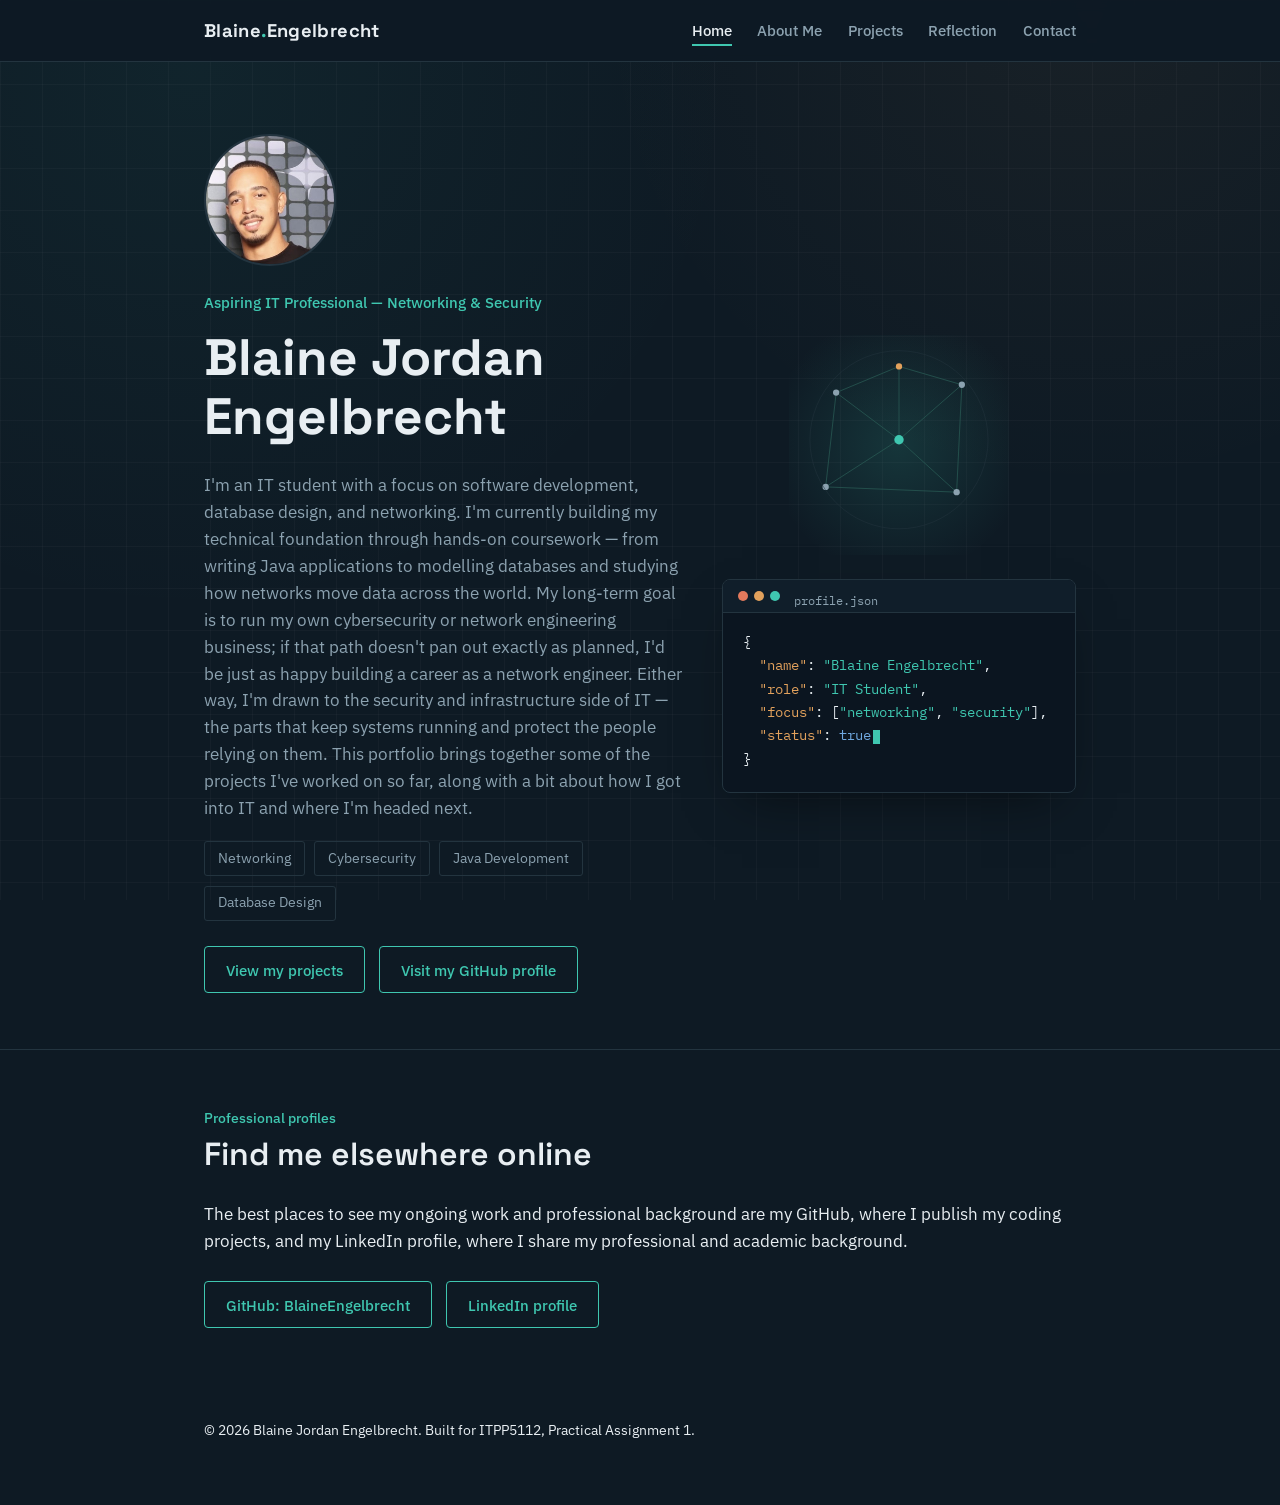
<file: index.html>
<!DOCTYPE html>
<html lang="en">
<head>
  <meta charset="UTF-8">
  <meta name="viewport" content="width=device-width, initial-scale=1.0">
  <title>Blaine Engelbrecht — Aspiring IT Professional</title>
  <meta name="description" content="Portfolio of Blaine Engelbrecht, an IT student focused on software development, database design, and networking, aspiring toward cybersecurity and network engineering.">
  <link rel="stylesheet" href="css/style.css">
</head>
<body>

  <header class="site-header">
    <nav class="nav">
      <a href="index.html" class="nav-mark">Blaine<span>.</span>Engelbrecht</a>
      <button class="nav-toggle" aria-label="Toggle navigation" aria-expanded="false" id="navToggle">
        <span></span><span></span><span></span>
      </button>
      <ul class="nav-links" id="navLinks">
        <li><a href="index.html" aria-current="page">Home</a></li>
        <li><a href="about.html">About Me</a></li>
        <li><a href="projects.html">Projects</a></li>
        <li><a href="reflection.html">Reflection</a></li>
        <li><a href="contact.html">Contact</a></li>
      </ul>
    </nav>
  </header>

  <main>
    <section class="hero">
      <div class="container hero-grid">
        <div>
          <img src="assets/profile.jpg" alt="Profile photo of Blaine Engelbrecht" class="hero-photo">
          <p class="eyebrow-role">Aspiring IT Professional — Networking &amp; Security</p>
          <h1>Blaine Jordan Engelbrecht</h1>
          <p class="lede">
            I'm an IT student with a focus on software development, database design, and networking.
            I'm currently building my technical foundation through hands-on coursework — from writing
            Java applications to modelling databases and studying how networks move data across the world.
            My long-term goal is to run my own cybersecurity or network engineering business; if that path
            doesn't pan out exactly as planned, I'd be just as happy building a career as a network engineer.
            Either way, I'm drawn to the security and infrastructure side of IT — the parts that keep systems
            running and protect the people relying on them. This portfolio brings together some of the
            projects I've worked on so far, along with a bit about how I got into IT and where I'm headed next.
          </p>
          <ul class="tag-list" aria-label="Areas of interest">
            <li>Networking</li>
            <li>Cybersecurity</li>
            <li>Java Development</li>
            <li>Database Design</li>
          </ul>
          <div class="btn-row">
            <a class="btn" href="projects.html">View my projects</a>
            <a class="btn" href="https://github.com/BlaineEngelbrecht" target="_blank" rel="noopener">Visit my GitHub profile</a>
          </div>
        </div>
        <div class="hero-art" aria-hidden="true">
          <img src="assets/hero-network.svg" alt="" style="max-width:220px; margin: 0 auto 1.5rem;">
          <div class="terminal">
            <div class="terminal-bar">
              <span></span><span></span><span></span>
              <span class="terminal-title">profile.json</span>
            </div>
            <div class="terminal-body">
              <div>{</div>
              <div>&nbsp;&nbsp;<span class="c-prop">"name"</span>: <span class="c-str">"Blaine Engelbrecht"</span>,</div>
              <div>&nbsp;&nbsp;<span class="c-prop">"role"</span>: <span class="c-str">"IT Student"</span>,</div>
              <div>&nbsp;&nbsp;<span class="c-prop">"focus"</span>: [<span class="c-str">"networking"</span>, <span class="c-str">"security"</span>],</div>
              <div>&nbsp;&nbsp;<span class="c-prop">"status"</span>: <span class="c-key">true</span><span class="terminal-cursor"></span></div>
              <div>}</div>
            </div>
          </div>
        </div>
      </div>
    </section>

    <section class="block">
      <div class="container">
        <div class="section-head">
          <span class="kicker">Professional profiles</span>
          <h2>Find me elsewhere online</h2>
        </div>
        <p>
          The best places to see my ongoing work and professional background are my GitHub, where I publish
          my coding projects, and my LinkedIn profile, where I share my professional and academic background.
        </p>
        <div class="btn-row">
          <a class="btn" href="https://github.com/BlaineEngelbrecht" target="_blank" rel="noopener">GitHub: BlaineEngelbrecht</a>
          <a class="btn" href="https://www.linkedin.com/in/blaine-engelbrecht-249519370" target="_blank" rel="noopener">LinkedIn profile</a>
        </div>
      </div>
    </section>
  </main>

  <footer class="site-footer">
    <div class="container">
      <p>&copy; 2026 Blaine Jordan Engelbrecht. Built for ITPP5112, Practical Assignment 1.</p>
    </div>
  </footer>

  <script>
    const toggle = document.getElementById('navToggle');
    const links = document.getElementById('navLinks');
    toggle.addEventListener('click', () => {
      const open = links.classList.toggle('open');
      toggle.setAttribute('aria-expanded', open);
    });
  </script>
</body>
</html>
</file>
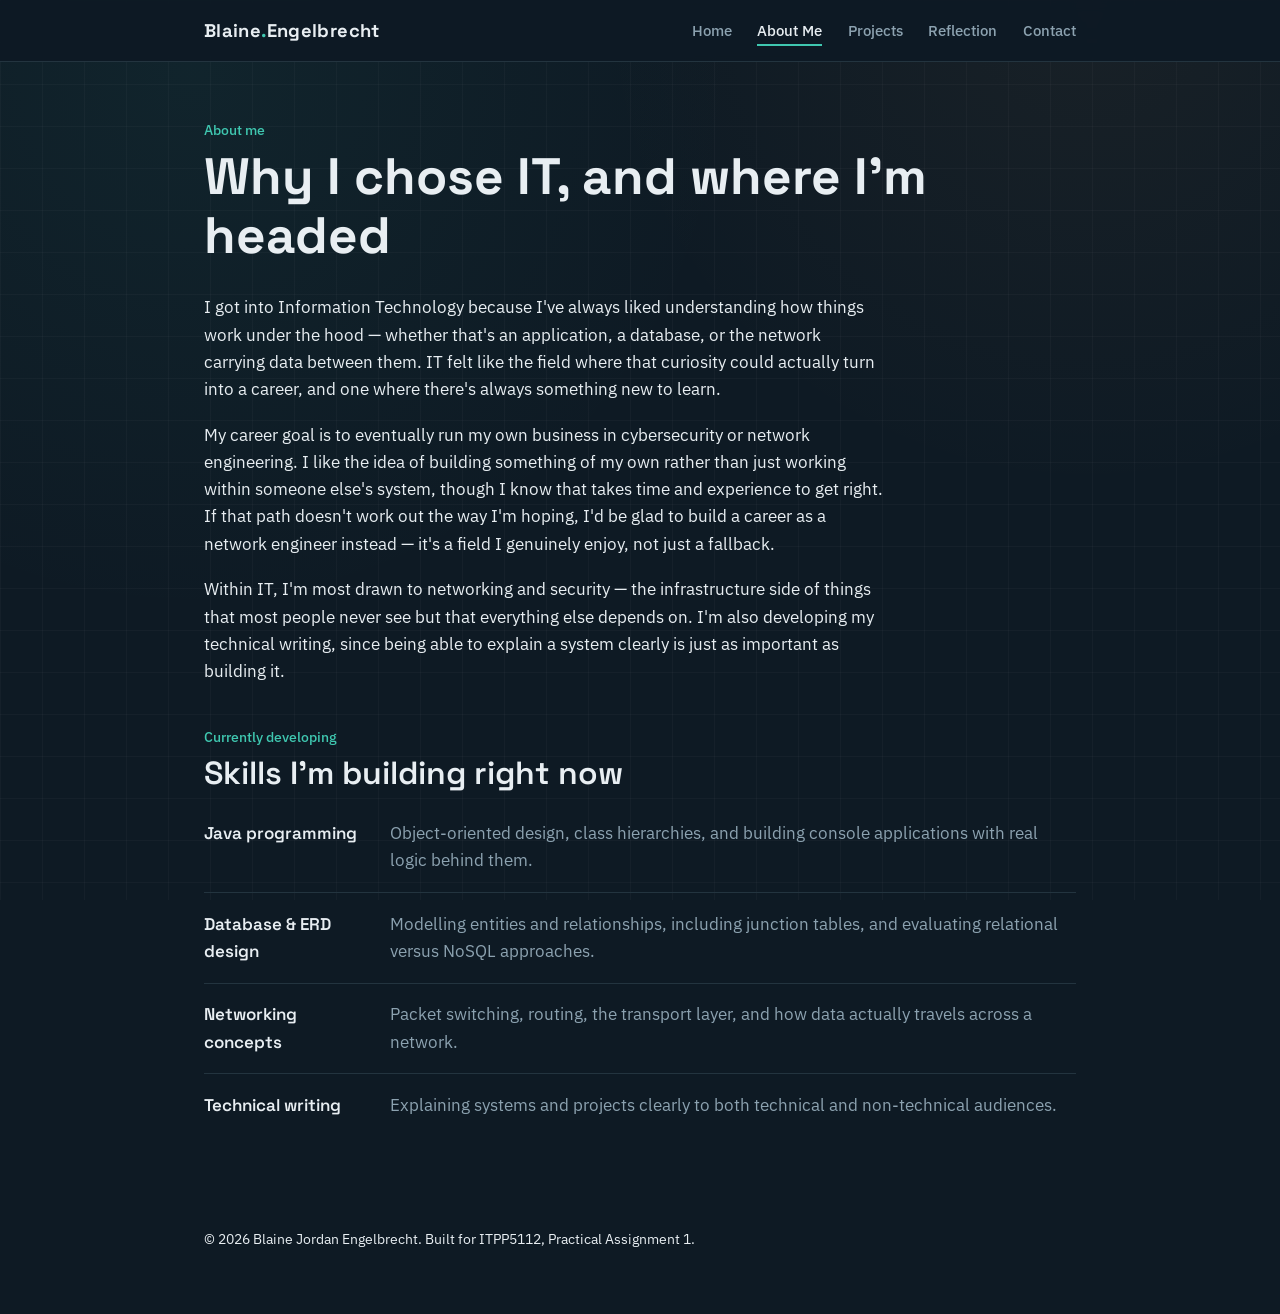
<file: about.html>
<!DOCTYPE html>
<html lang="en">
<head>
  <meta charset="UTF-8">
  <meta name="viewport" content="width=device-width, initial-scale=1.0">
  <title>About Me — Blaine Engelbrecht</title>
  <meta name="description" content="Why Blaine Engelbrecht chose Information Technology, his career goals in cybersecurity and network engineering, and the skills he is currently developing.">
  <link rel="stylesheet" href="css/style.css">
</head>
<body>

  <header class="site-header">
    <nav class="nav">
      <a href="index.html" class="nav-mark">Blaine<span>.</span>Engelbrecht</a>
      <button class="nav-toggle" aria-label="Toggle navigation" aria-expanded="false" id="navToggle">
        <span></span><span></span><span></span>
      </button>
      <ul class="nav-links" id="navLinks">
        <li><a href="index.html">Home</a></li>
        <li><a href="about.html" aria-current="page">About Me</a></li>
        <li><a href="projects.html">Projects</a></li>
        <li><a href="reflection.html">Reflection</a></li>
        <li><a href="contact.html">Contact</a></li>
      </ul>
    </nav>
  </header>

  <main>
    <section class="block" style="border-top:none; padding-top:3.5rem;">
      <div class="container about-body">
        <div class="section-head">
          <span class="kicker">About me</span>
          <h1>Why I chose IT, and where I'm headed</h1>
        </div>

        <p>
          I got into Information Technology because I've always liked understanding how things work under
          the hood — whether that's an application, a database, or the network carrying data between them.
          IT felt like the field where that curiosity could actually turn into a career, and one where
          there's always something new to learn.
        </p>

        <p>
          My career goal is to eventually run my own business in cybersecurity or network engineering.
          I like the idea of building something of my own rather than just working within someone else's
          system, though I know that takes time and experience to get right. If that path doesn't work out
          the way I'm hoping, I'd be glad to build a career as a network engineer instead — it's a field I
          genuinely enjoy, not just a fallback.
        </p>

        <p>
          Within IT, I'm most drawn to networking and security — the infrastructure side of things that
          most people never see but that everything else depends on. I'm also developing my technical
          writing, since being able to explain a system clearly is just as important as building it.
        </p>

        <div class="section-head" style="margin-top:2.5rem;">
          <span class="kicker">Currently developing</span>
          <h2>Skills I'm building right now</h2>
        </div>

        <div class="skill-rows">
          <div class="skill-row">
            <span class="skill-name">Java programming</span>
            <p>Object-oriented design, class hierarchies, and building console applications with real logic behind them.</p>
          </div>
          <div class="skill-row">
            <span class="skill-name">Database &amp; ERD design</span>
            <p>Modelling entities and relationships, including junction tables, and evaluating relational versus NoSQL approaches.</p>
          </div>
          <div class="skill-row">
            <span class="skill-name">Networking concepts</span>
            <p>Packet switching, routing, the transport layer, and how data actually travels across a network.</p>
          </div>
          <div class="skill-row">
            <span class="skill-name">Technical writing</span>
            <p>Explaining systems and projects clearly to both technical and non-technical audiences.</p>
          </div>
        </div>
      </div>
    </section>
  </main>

  <footer class="site-footer">
    <div class="container">
      <p>&copy; 2026 Blaine Jordan Engelbrecht. Built for ITPP5112, Practical Assignment 1.</p>
    </div>
  </footer>

  <script>
    const toggle = document.getElementById('navToggle');
    const links = document.getElementById('navLinks');
    toggle.addEventListener('click', () => {
      const open = links.classList.toggle('open');
      toggle.setAttribute('aria-expanded', open);
    });
  </script>
</body>
</html>
</file>
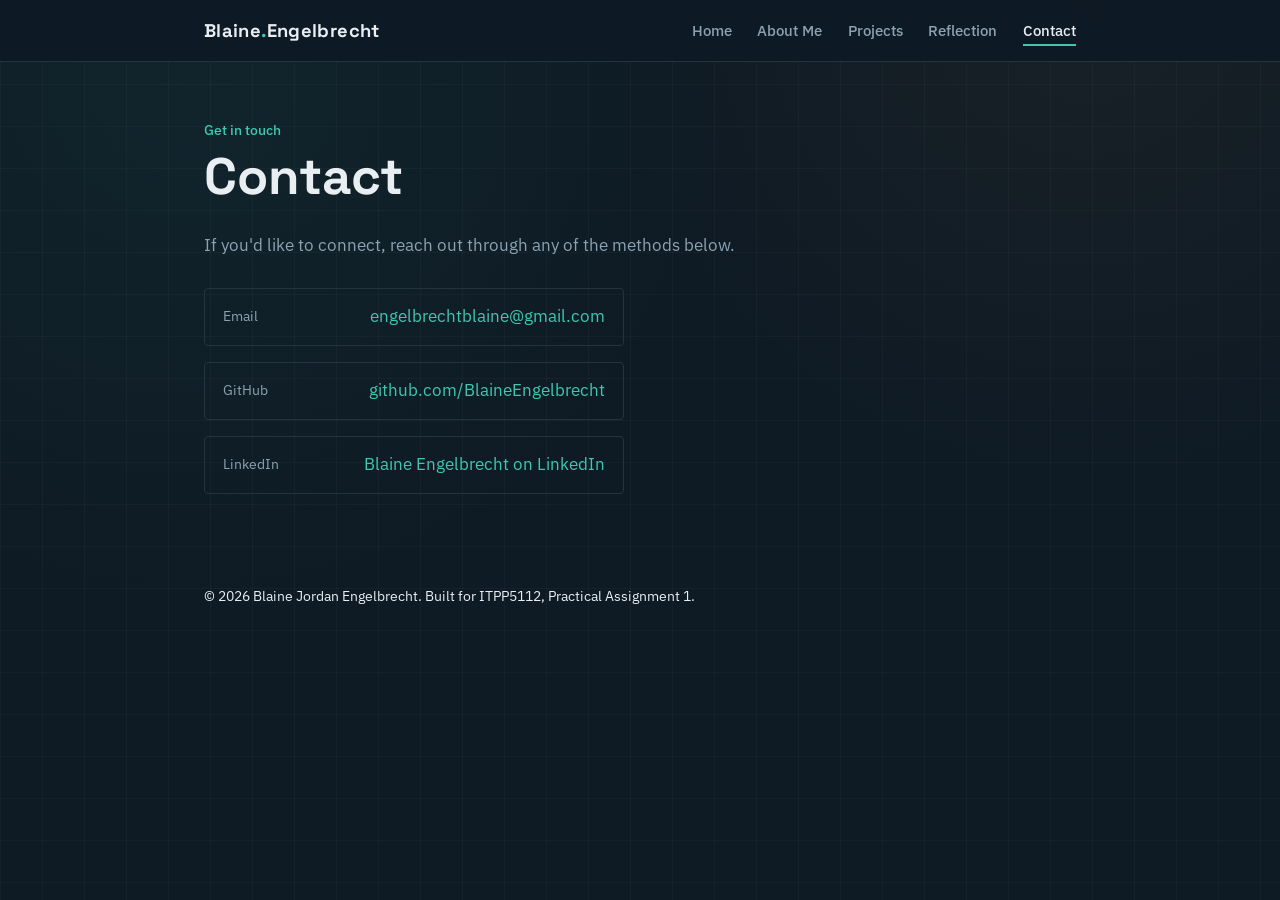
<file: contact.html>
<!DOCTYPE html>
<html lang="en">
<head>
  <meta charset="UTF-8">
  <meta name="viewport" content="width=device-width, initial-scale=1.0">
  <title>Contact — Blaine Engelbrecht</title>
  <meta name="description" content="Get in touch with Blaine Engelbrecht, an aspiring IT professional, via email, GitHub, or LinkedIn.">
  <link rel="stylesheet" href="css/style.css">
</head>
<body>

  <header class="site-header">
    <nav class="nav">
      <a href="index.html" class="nav-mark">Blaine<span>.</span>Engelbrecht</a>
      <button class="nav-toggle" aria-label="Toggle navigation" aria-expanded="false" id="navToggle">
        <span></span><span></span><span></span>
      </button>
      <ul class="nav-links" id="navLinks">
        <li><a href="index.html">Home</a></li>
        <li><a href="about.html">About Me</a></li>
        <li><a href="projects.html">Projects</a></li>
        <li><a href="reflection.html">Reflection</a></li>
        <li><a href="contact.html" aria-current="page">Contact</a></li>
      </ul>
    </nav>
  </header>

  <main>
    <section class="block" style="border-top:none; padding-top:3.5rem;">
      <div class="container">
        <div class="section-head">
          <span class="kicker">Get in touch</span>
          <h1>Contact</h1>
          <p class="lede">If you'd like to connect, reach out through any of the methods below.</p>
        </div>

        <ul class="contact-list">
          <li>
            <span class="label">Email</span>
            <a href="mailto:engelbrechtblaine@gmail.com">engelbrechtblaine@gmail.com</a>
          </li>
          <li>
            <span class="label">GitHub</span>
            <a href="https://github.com/BlaineEngelbrecht" target="_blank" rel="noopener">github.com/BlaineEngelbrecht</a>
          </li>
          <li>
            <span class="label">LinkedIn</span>
            <a href="https://www.linkedin.com/in/blaine-engelbrecht-249519370" target="_blank" rel="noopener">Blaine Engelbrecht on LinkedIn</a>
          </li>
        </ul>
      </div>
    </section>
  </main>

  <footer class="site-footer">
    <div class="container">
      <p>&copy; 2026 Blaine Jordan Engelbrecht. Built for ITPP5112, Practical Assignment 1.</p>
    </div>
  </footer>

  <script>
    const toggle = document.getElementById('navToggle');
    const links = document.getElementById('navLinks');
    toggle.addEventListener('click', () => {
      const open = links.classList.toggle('open');
      toggle.setAttribute('aria-expanded', open);
    });
  </script>
</body>
</html>
</file>
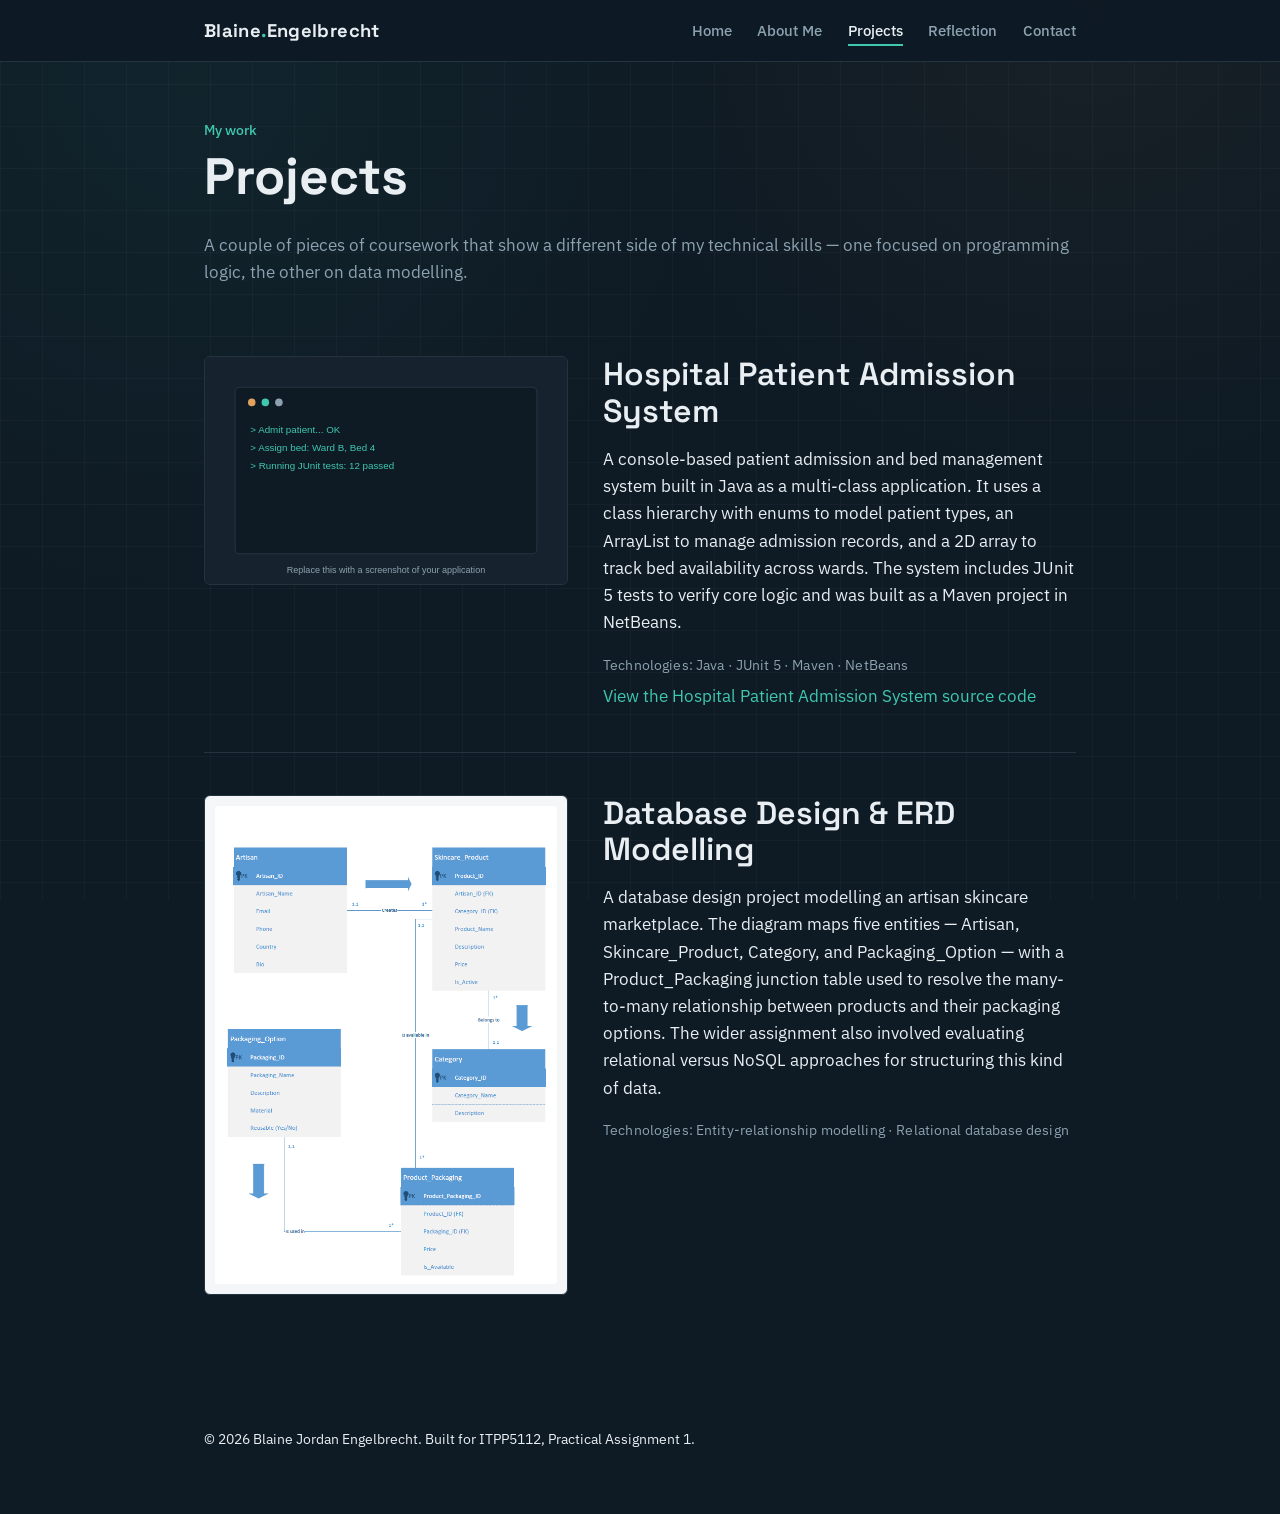
<file: projects.html>
<!DOCTYPE html>
<html lang="en">
<head>
  <meta charset="UTF-8">
  <meta name="viewport" content="width=device-width, initial-scale=1.0">
  <title>Projects — Blaine Engelbrecht</title>
  <meta name="description" content="Java and database projects by Blaine Engelbrecht, including a Hospital Patient Admission System and an entity-relationship database design.">
  <link rel="stylesheet" href="css/style.css">
</head>
<body>

  <header class="site-header">
    <nav class="nav">
      <a href="index.html" class="nav-mark">Blaine<span>.</span>Engelbrecht</a>
      <button class="nav-toggle" aria-label="Toggle navigation" aria-expanded="false" id="navToggle">
        <span></span><span></span><span></span>
      </button>
      <ul class="nav-links" id="navLinks">
        <li><a href="index.html">Home</a></li>
        <li><a href="about.html">About Me</a></li>
        <li><a href="projects.html" aria-current="page">Projects</a></li>
        <li><a href="reflection.html">Reflection</a></li>
        <li><a href="contact.html">Contact</a></li>
      </ul>
    </nav>
  </header>

  <main>
    <section class="block" style="border-top:none; padding-top:3.5rem;">
      <div class="container">
        <div class="section-head">
          <span class="kicker">My work</span>
          <h1>Projects</h1>
          <p class="lede">A couple of pieces of coursework that show a different side of my technical skills — one focused on programming logic, the other on data modelling.</p>
        </div>

        <div class="project">
          <div class="project-media">
            <img src="assets/console-placeholder.svg" alt="Placeholder graphic, replace with a screenshot of the Hospital Patient Admission System console application">
          </div>
          <div>
            <h2>Hospital Patient Admission System</h2>
            <p>
              A console-based patient admission and bed management system built in Java as a multi-class
              application. It uses a class hierarchy with enums to model patient types, an ArrayList to
              manage admission records, and a 2D array to track bed availability across wards. The system
              includes JUnit 5 tests to verify core logic and was built as a Maven project in NetBeans.
            </p>
            <p class="project-meta">Technologies: Java · JUnit 5 · Maven · NetBeans</p>
            <a href="https://github.com/BlaineEngelbrecht/blaine-engelbrecht-portfolio/tree/main/code/hospital-admission-system" target="_blank" rel="noopener">
              View the Hospital Patient Admission System source code
            </a>
          </div>
        </div>

        <div class="project">
          <div class="project-media screenshot">
            <img src="assets/erd.png" alt="Entity-relationship diagram showing Artisan, Skincare_Product, Category, and Packaging_Option entities linked through a Product_Packaging junction table">
          </div>
          <div>
            <h2>Database Design &amp; ERD Modelling</h2>
            <p>
              A database design project modelling an artisan skincare marketplace. The diagram maps five
              entities — Artisan, Skincare_Product, Category, and Packaging_Option — with a
              Product_Packaging junction table used to resolve the many-to-many relationship between
              products and their packaging options. The wider assignment also involved evaluating
              relational versus NoSQL approaches for structuring this kind of data.
            </p>
            <p class="project-meta">Technologies: Entity-relationship modelling · Relational database design</p>
          </div>
        </div>
      </div>
    </section>
  </main>

  <footer class="site-footer">
    <div class="container">
      <p>&copy; 2026 Blaine Jordan Engelbrecht. Built for ITPP5112, Practical Assignment 1.</p>
    </div>
  </footer>

  <script>
    const toggle = document.getElementById('navToggle');
    const links = document.getElementById('navLinks');
    toggle.addEventListener('click', () => {
      const open = links.classList.toggle('open');
      toggle.setAttribute('aria-expanded', open);
    });
  </script>
</body>
</html>
</file>
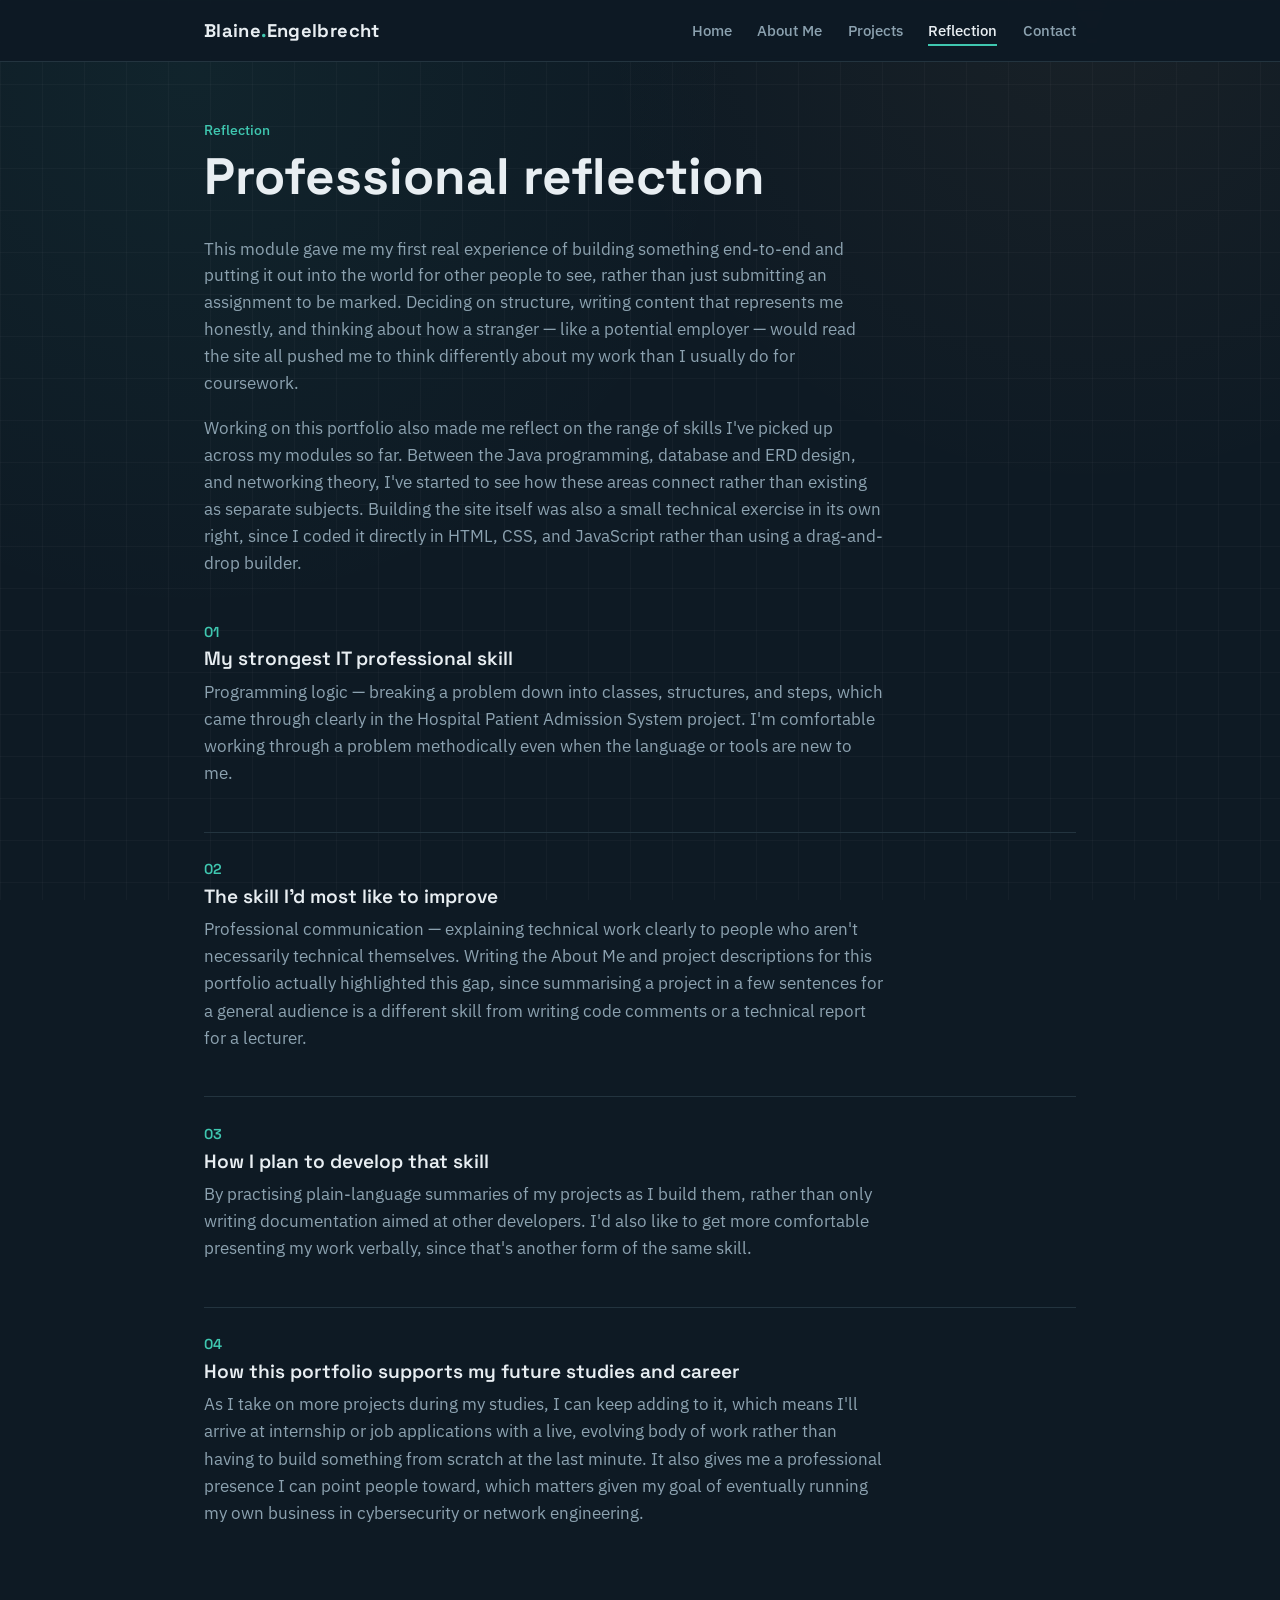
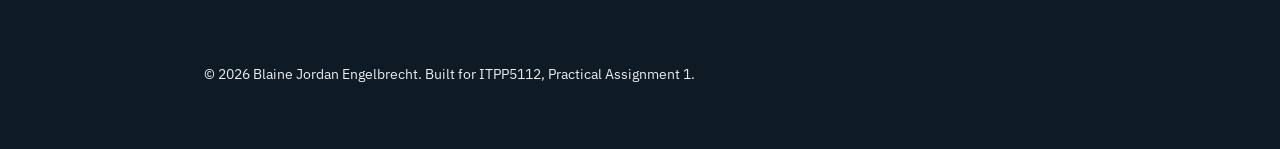
<file: reflection.html>
<!DOCTYPE html>
<html lang="en">
<head>
  <meta charset="UTF-8">
  <meta name="viewport" content="width=device-width, initial-scale=1.0">
  <title>Professional Reflection — Blaine Engelbrecht</title>
  <meta name="description" content="Blaine Engelbrecht's reflection on the ITPP5112 module, his strongest IT skills, and his plans for professional development.">
  <link rel="stylesheet" href="css/style.css">
</head>
<body>

  <header class="site-header">
    <nav class="nav">
      <a href="index.html" class="nav-mark">Blaine<span>.</span>Engelbrecht</a>
      <button class="nav-toggle" aria-label="Toggle navigation" aria-expanded="false" id="navToggle">
        <span></span><span></span><span></span>
      </button>
      <ul class="nav-links" id="navLinks">
        <li><a href="index.html">Home</a></li>
        <li><a href="about.html">About Me</a></li>
        <li><a href="projects.html">Projects</a></li>
        <li><a href="reflection.html" aria-current="page">Reflection</a></li>
        <li><a href="contact.html">Contact</a></li>
      </ul>
    </nav>
  </header>

  <main>
    <section class="block" style="border-top:none; padding-top:3.5rem;">
      <div class="container">
        <div class="section-head">
          <span class="kicker">Reflection</span>
          <h1>Professional reflection</h1>
        </div>

        <p class="lede" style="max-width:68ch;">
          This module gave me my first real experience of building something end-to-end and putting it
          out into the world for other people to see, rather than just submitting an assignment to be
          marked. Deciding on structure, writing content that represents me honestly, and thinking about
          how a stranger — like a potential employer — would read the site all pushed me to think
          differently about my work than I usually do for coursework.
        </p>

        <p class="lede" style="max-width:68ch;">
          Working on this portfolio also made me reflect on the range of skills I've picked up across my
          modules so far. Between the Java programming, database and ERD design, and networking theory,
          I've started to see how these areas connect rather than existing as separate subjects. Building
          the site itself was also a small technical exercise in its own right, since I coded it directly
          in HTML, CSS, and JavaScript rather than using a drag-and-drop builder.
        </p>

        <div class="reflection-item">
          <span class="q-num">01</span>
          <h3>My strongest IT professional skill</h3>
          <p>
            Programming logic — breaking a problem down into classes, structures, and steps, which came
            through clearly in the Hospital Patient Admission System project. I'm comfortable working
            through a problem methodically even when the language or tools are new to me.
          </p>
        </div>

        <div class="reflection-item">
          <span class="q-num">02</span>
          <h3>The skill I'd most like to improve</h3>
          <p>
            Professional communication — explaining technical work clearly to people who aren't
            necessarily technical themselves. Writing the About Me and project descriptions for this
            portfolio actually highlighted this gap, since summarising a project in a few sentences for
            a general audience is a different skill from writing code comments or a technical report
            for a lecturer.
          </p>
        </div>

        <div class="reflection-item">
          <span class="q-num">03</span>
          <h3>How I plan to develop that skill</h3>
          <p>
            By practising plain-language summaries of my projects as I build them, rather than only
            writing documentation aimed at other developers. I'd also like to get more comfortable
            presenting my work verbally, since that's another form of the same skill.
          </p>
        </div>

        <div class="reflection-item">
          <span class="q-num">04</span>
          <h3>How this portfolio supports my future studies and career</h3>
          <p>
            As I take on more projects during my studies, I can keep adding to it, which means I'll
            arrive at internship or job applications with a live, evolving body of work rather than
            having to build something from scratch at the last minute. It also gives me a professional
            presence I can point people toward, which matters given my goal of eventually running my
            own business in cybersecurity or network engineering.
          </p>
        </div>
      </div>
    </section>
  </main>

  <footer class="site-footer">
    <div class="container">
      <p>&copy; 2026 Blaine Jordan Engelbrecht. Built for ITPP5112, Practical Assignment 1.</p>
    </div>
  </footer>

  <script>
    const toggle = document.getElementById('navToggle');
    const links = document.getElementById('navLinks');
    toggle.addEventListener('click', () => {
      const open = links.classList.toggle('open');
      toggle.setAttribute('aria-expanded', open);
    });
  </script>
</body>
</html>
</file>
<file: css/style.css>
/* ===========================================================
   Blaine Engelbrecht — Portfolio
   Design concept: network infrastructure / signal & nodes.
   Palette: deep slate-navy base with a teal "signal" accent.
   Type: Space Grotesk (display) + IBM Plex Sans (body).
=========================================================== */

@import url('https://fonts.googleapis.com/css2?family=Space+Grotesk:wght@500;600;700&family=IBM+Plex+Sans:wght@400;500;600&family=IBM+Plex+Mono:wght@400;500&display=swap');

:root {
  --bg: #0E1A24;
  --surface: #16232E;
  --border: #23343F;
  --text: #E8EEF2;
  --muted: #8CA2B0;
  --signal: #3FC7B0;
  --signal-dim: #2A5C56;
  --amber: #E2A15C;

  --font-display: 'Space Grotesk', 'Segoe UI', sans-serif;
  --font-body: 'IBM Plex Sans', 'Segoe UI', sans-serif;

  --max-width: 920px;
}

* { box-sizing: border-box; }

html {
  scroll-behavior: smooth;
}

body {
  margin: 0;
  background-color: var(--bg);
  background-image:
    radial-gradient(circle at 15% 8%, rgba(63, 199, 176, 0.06), transparent 40%),
    radial-gradient(circle at 85% 0%, rgba(226, 161, 92, 0.05), transparent 35%),
    linear-gradient(rgba(255,255,255,0.028) 1px, transparent 1px),
    linear-gradient(90deg, rgba(255,255,255,0.028) 1px, transparent 1px);
  background-size: auto, auto, 42px 42px, 42px 42px;
  background-attachment: fixed;
  color: var(--text);
  font-family: var(--font-body);
  font-size: 17px;
  line-height: 1.6;
  -webkit-font-smoothing: antialiased;
}

img { max-width: 100%; display: block; }

a {
  color: var(--signal);
  text-decoration: none;
}
a:hover { text-decoration: underline; }

a:focus-visible,
button:focus-visible {
  outline: 2px solid var(--signal);
  outline-offset: 3px;
}

h1, h2, h3 {
  font-family: var(--font-display);
  font-weight: 600;
  line-height: 1.15;
  margin: 0 0 0.5em;
  color: var(--text);
}

h1 { font-size: clamp(2.1rem, 5vw, 3.2rem); font-weight: 700; }
h2 { font-size: clamp(1.5rem, 3vw, 2rem); }
h3 { font-size: 1.2rem; }

p { margin: 0 0 1.1em; color: var(--text); }
p.lede { color: var(--muted); font-size: 1.05rem; }

.container {
  max-width: var(--max-width);
  margin: 0 auto;
  padding: 0 1.5rem;
}

/* ---------- Nav ---------- */
.site-header {
  border-bottom: 1px solid var(--border);
  position: sticky;
  top: 0;
  background: rgba(14, 26, 36, 0.92);
  backdrop-filter: blur(6px);
  z-index: 10;
}

.nav {
  max-width: var(--max-width);
  margin: 0 auto;
  padding: 1rem 1.5rem;
  display: flex;
  align-items: center;
  justify-content: space-between;
}

.nav-mark {
  font-family: var(--font-display);
  font-weight: 700;
  font-size: 1.15rem;
  color: var(--text);
  letter-spacing: 0.02em;
}
.nav-mark span { color: var(--signal); }

.nav-links {
  display: flex;
  gap: 1.6rem;
  list-style: none;
  margin: 0;
  padding: 0;
}

.nav-links a {
  color: var(--muted);
  font-size: 0.95rem;
  font-weight: 500;
  padding-bottom: 4px;
  border-bottom: 2px solid transparent;
}
.nav-links a:hover { color: var(--text); text-decoration: none; }
.nav-links a[aria-current="page"] {
  color: var(--text);
  border-bottom-color: var(--signal);
}

.nav-toggle { display: none; }

@media (max-width: 640px) {
  .nav-links {
    position: fixed;
    inset: 60px 0 auto 0;
    flex-direction: column;
    background: var(--surface);
    border-bottom: 1px solid var(--border);
    padding: 1rem 1.5rem 1.5rem;
    gap: 1rem;
    transform: translateY(-130%);
    transition: transform 0.25s ease;
  }
  .nav-links.open { transform: translateY(0); }

  .nav-toggle {
    display: inline-flex;
    flex-direction: column;
    gap: 4px;
    background: none;
    border: none;
    padding: 6px;
    cursor: pointer;
  }
  .nav-toggle span {
    width: 22px;
    height: 2px;
    background: var(--text);
    display: block;
  }
}

/* ---------- Hero ---------- */
.hero {
  padding: 4.5rem 0 3.5rem;
  border-bottom: 1px solid var(--border);
}

.hero-grid {
  display: grid;
  grid-template-columns: 1.15fr 0.85fr;
  gap: 2.5rem;
  align-items: center;
}

@media (max-width: 760px) {
  .hero-grid { grid-template-columns: 1fr; }
  .hero-art { order: -1; max-width: 320px; margin: 0 auto; }
}

/* ---------- Terminal panel ---------- */
.terminal {
  background: #0B1520;
  border: 1px solid var(--border);
  border-radius: 8px;
  overflow: hidden;
  box-shadow: 0 20px 50px -20px rgba(0,0,0,0.55);
  font-family: 'IBM Plex Mono', 'SFMono-Regular', Consolas, monospace;
}
.terminal-bar {
  display: flex;
  align-items: center;
  gap: 6px;
  padding: 0.7rem 0.9rem;
  background: #101E2A;
  border-bottom: 1px solid var(--border);
}
.terminal-bar span {
  width: 10px;
  height: 10px;
  border-radius: 50%;
  display: inline-block;
}
.terminal-bar span:nth-child(1) { background: #E2795C; }
.terminal-bar span:nth-child(2) { background: var(--amber); }
.terminal-bar span:nth-child(3) { background: var(--signal); }
.terminal-title {
  margin-left: 0.5rem;
  color: var(--muted);
  font-size: 0.78rem;
}
.terminal-body {
  padding: 1.1rem 1.2rem 1.3rem;
  font-size: 0.86rem;
  line-height: 1.7;
}
.terminal-body .c-key { color: #6FA8E0; }
.terminal-body .c-str { color: var(--signal); }
.terminal-body .c-com { color: var(--muted); }
.terminal-body .c-prop { color: var(--amber); }
.terminal-cursor {
  display: inline-block;
  width: 7px;
  height: 14px;
  background: var(--signal);
  margin-left: 2px;
  animation: blink 1.1s steps(1) infinite;
  vertical-align: text-bottom;
}
@keyframes blink { 50% { opacity: 0; } }
@media (prefers-reduced-motion: reduce) {
  .terminal-cursor { animation: none; }
}

.eyebrow-role {
  color: var(--signal);
  font-weight: 500;
  font-size: 0.95rem;
  margin-bottom: 0.9rem;
}

.hero-photo {
  width: 132px;
  height: 132px;
  border-radius: 50%;
  border: 2px solid var(--border);
  object-fit: cover;
  margin-bottom: 1.5rem;
}

/* ---------- Sections ---------- */
section.block {
  padding: 3.5rem 0;
  border-bottom: 1px solid var(--border);
}
section.block:last-of-type { border-bottom: none; }

.section-head {
  margin-bottom: 1.8rem;
}

.section-head .kicker {
  display: block;
  color: var(--signal);
  font-weight: 500;
  font-size: 0.9rem;
  margin-bottom: 0.4rem;
}

/* ---------- Buttons / links-as-action ---------- */
.btn {
  display: inline-block;
  padding: 0.65rem 1.3rem;
  border: 1px solid var(--signal);
  color: var(--signal);
  border-radius: 4px;
  font-weight: 500;
  font-size: 0.95rem;
}
.btn:hover {
  background: var(--signal);
  color: var(--bg);
  text-decoration: none;
}

.btn-row { display: flex; gap: 0.9rem; flex-wrap: wrap; margin-top: 1.6rem; }

/* ---------- Interest tags ---------- */
.tag-list {
  display: flex;
  flex-wrap: wrap;
  gap: 0.6rem;
  margin: 1.2rem 0 0;
  padding: 0;
  list-style: none;
}
.tag-list li {
  border: 1px solid var(--border);
  color: var(--muted);
  font-size: 0.85rem;
  padding: 0.35rem 0.8rem;
  border-radius: 3px;
}

/* ---------- About page ---------- */
.about-body p { max-width: 68ch; }

.skill-rows {
  display: grid;
  gap: 1.1rem;
  margin-top: 1.5rem;
}
.skill-row {
  display: grid;
  grid-template-columns: 170px 1fr;
  gap: 1rem;
  align-items: baseline;
  padding-bottom: 1.1rem;
  border-bottom: 1px solid var(--border);
}
.skill-row:last-child { border-bottom: none; }
.skill-row .skill-name {
  font-family: var(--font-display);
  font-weight: 600;
  color: var(--text);
}
.skill-row p { margin: 0; color: var(--muted); }

@media (max-width: 560px) {
  .skill-row { grid-template-columns: 1fr; gap: 0.3rem; }
}

/* ---------- Projects ---------- */
.project {
  display: grid;
  grid-template-columns: 1fr 1.3fr;
  gap: 2.2rem;
  padding: 2.6rem 0;
  border-bottom: 1px solid var(--border);
  align-items: start;
}
.project:first-of-type { padding-top: 0; }
.project:last-of-type { border-bottom: none; }

.project-media {
  border: 1px solid var(--border);
  border-radius: 6px;
  overflow: hidden;
  background: var(--surface);
}

.project-media.screenshot {
  background: #F4F6F8;
  padding: 10px;
}
.project-media.screenshot img {
  border-radius: 3px;
}

.project-meta {
  color: var(--muted);
  font-size: 0.85rem;
  margin: 0.9rem 0 0.4rem;
  letter-spacing: 0.01em;
}

@media (max-width: 700px) {
  .project { grid-template-columns: 1fr; }
}

/* ---------- Reflection ---------- */
.reflection-item {
  padding: 1.6rem 0;
  border-bottom: 1px solid var(--border);
}
.reflection-item:last-child { border-bottom: none; }
.reflection-item .q-num {
  font-family: var(--font-display);
  color: var(--signal);
  font-size: 0.9rem;
  font-weight: 600;
  margin-bottom: 0.3rem;
  display: block;
}
.reflection-item h3 { margin-bottom: 0.5rem; }
.reflection-item p { max-width: 68ch; color: var(--muted); }

/* ---------- Contact ---------- */
.contact-list {
  list-style: none;
  margin: 1.6rem 0 0;
  padding: 0;
  display: grid;
  gap: 1rem;
  max-width: 420px;
}
.contact-list li {
  border: 1px solid var(--border);
  border-radius: 4px;
  padding: 0.9rem 1.1rem;
  display: flex;
  justify-content: space-between;
  gap: 1rem;
  align-items: center;
}
.contact-list .label {
  color: var(--muted);
  font-size: 0.85rem;
}

/* ---------- Footer ---------- */
.site-footer {
  padding: 2.2rem 0 3rem;
  color: var(--muted);
  font-size: 0.88rem;
}
.site-footer a { color: var(--muted); }
.site-footer a:hover { color: var(--signal); }
</file>
